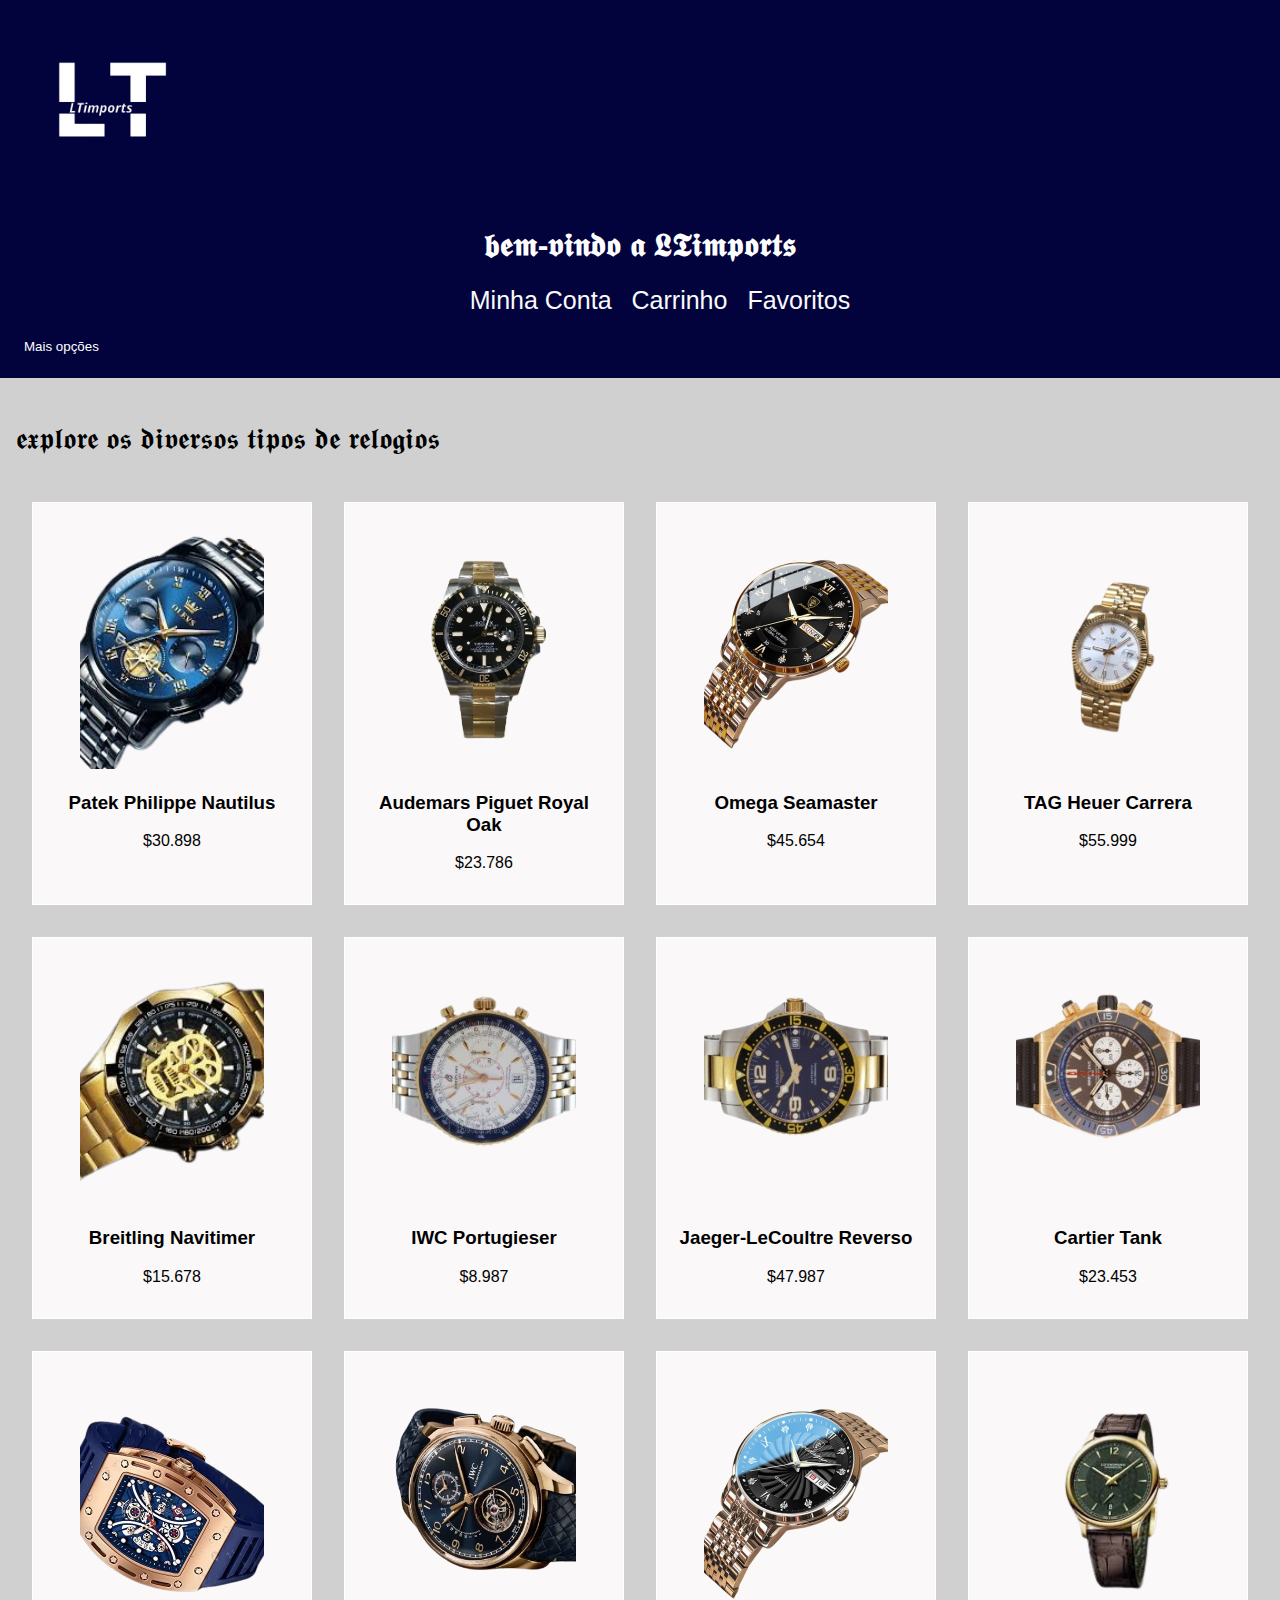
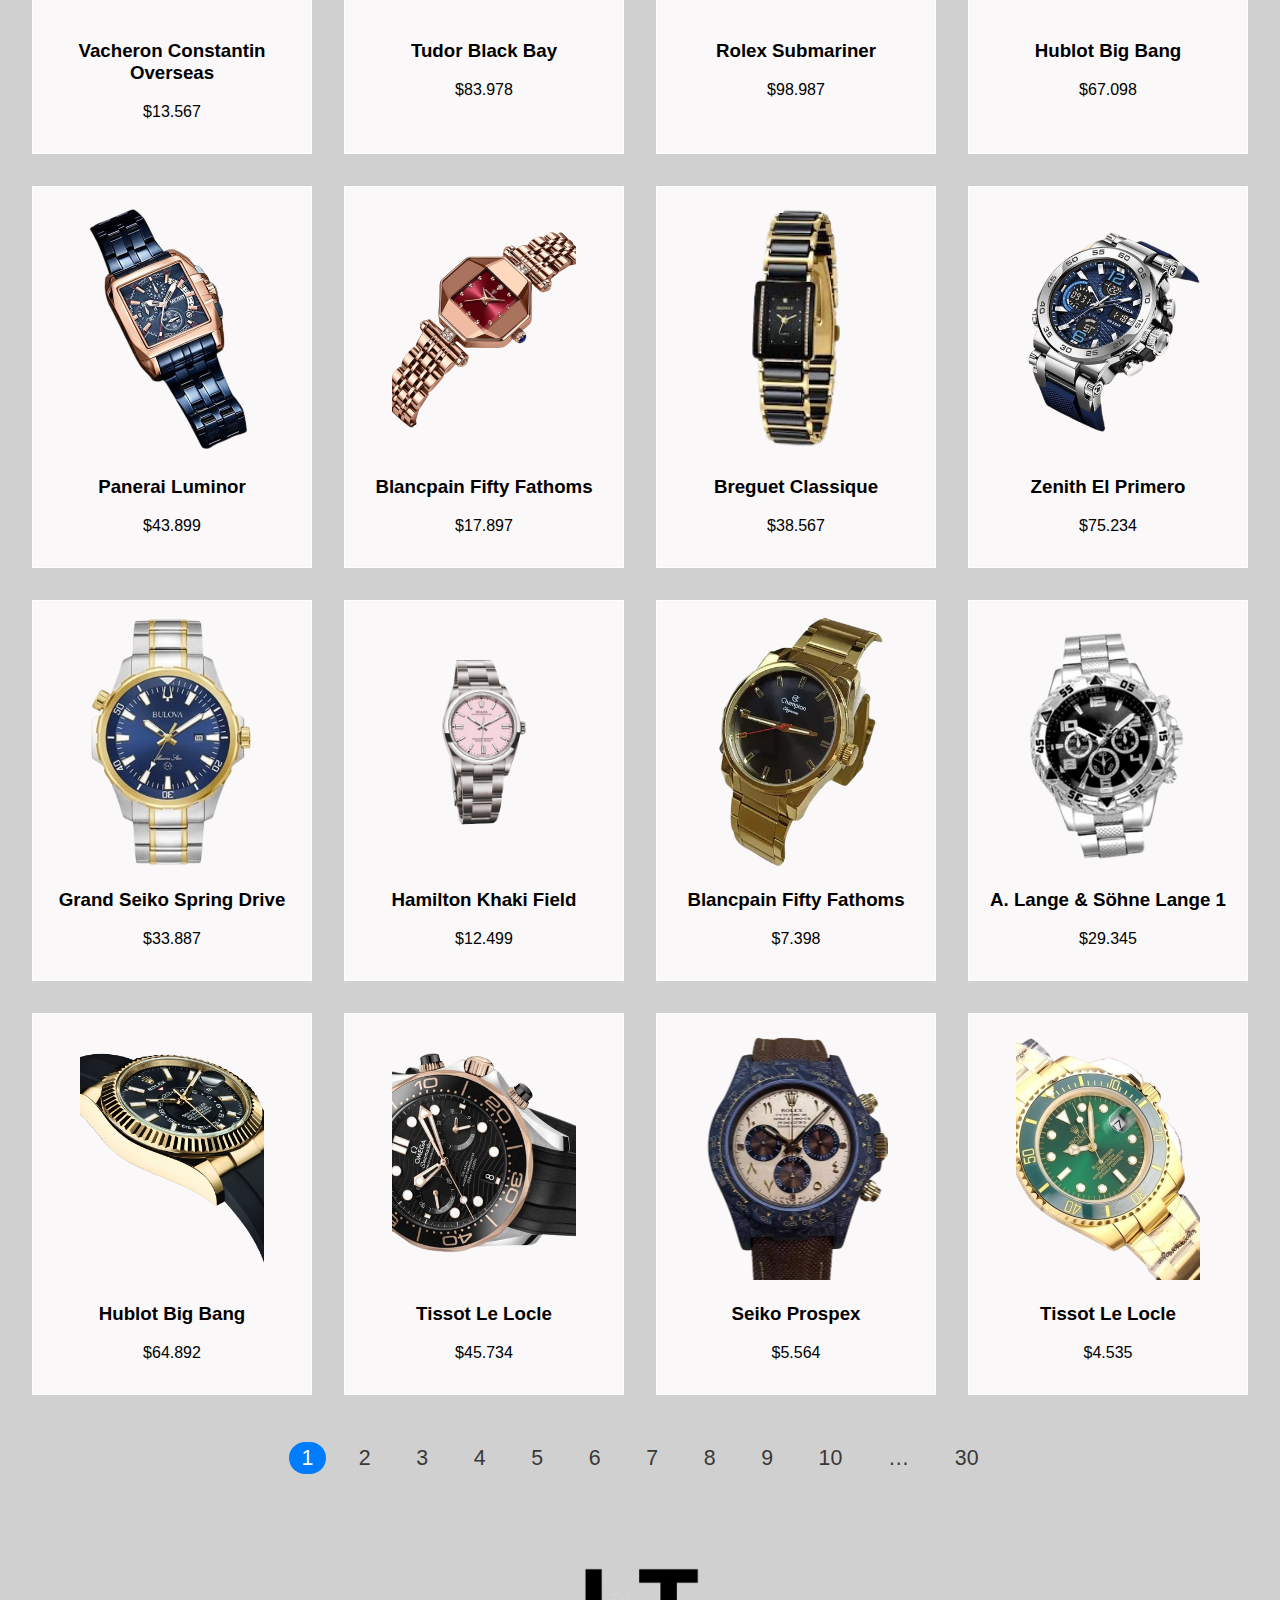
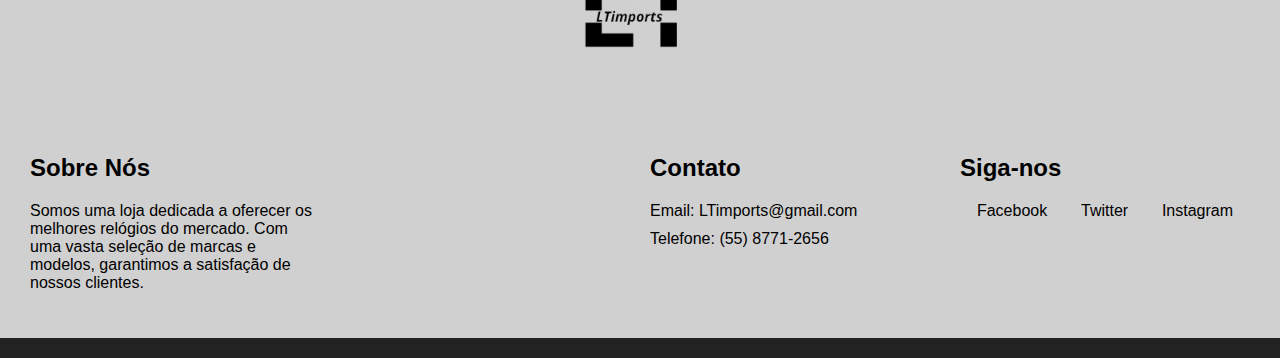
<file: index.html>
<!DOCTYPE html>
<html lang="pt-BR">
<head>
    <meta charset="UTF-8">
    <meta name="viewport" content="width=device-width, initial-scale=1.0">
    <title>LTimports</title>
    <link rel="stylesheet" href="styles.css">
</head>


<body>
    
    <header>
        <img src="imagens/LTinports__1_-removebg-preview.png" alt="" height="190
        " width="190" id="foto" class="foto">
        <h1>𝖇𝖊𝖒-𝖛𝖎𝖓𝖉𝖔 𝖆 𝕷𝕿𝖎𝖒𝖕𝖔𝖗𝖙𝖘</h1>
        
        <nav>
            <ul>
                <li><a href="index.html"></a></li>
                <li><a href="login.html"></a></li>
                <li><a href="registro.html"> Minha Conta</a></li>
                <li><a href="cart.html">Carrinho</a></li>
                <li><a href="favoritos.html">Favoritos</a></li>
            </ul>
        </nav>
        <button id="toggleButton">Mais opções</button>
    <div id="optionsMenu" class="hidden">
        <ul>
           <a href="relogiom.html"> <li>Relógios Unissex</li></a>
            <li>Relógios Femininos</li>
            <li>Relógios Masculinos</li>
        </ul>
    </div>
    

    </header>
    
    
    <main>
        <p id="texto">𝖊𝖝𝖕𝖑𝖔𝖗𝖊 𝖔𝖘 𝖉𝖎𝖛𝖊𝖗𝖘𝖔𝖘 𝖙𝖎𝖕𝖔𝖘 𝖉𝖊 𝖗𝖊𝖑𝖔𝖌𝖎𝖔𝖘</p>
        <div id="product-list"></div>
    </main>
    <script src="app.js"></script>
    <footer>
        <nav data-pagination>
            <a href=# disabled><i class=ion-chevron-left></i></a>
            
            <ul>
            
              <li class=current><a href=#1>1</a>
              <li><a href=#2>2</a>
              <li><a href=#3>3</a>
              <li><a href=#4>4</a>
              <li><a href=#5>5</a>
              <li><a href=#6>6</a>
              <li><a href=#7>7</a>
              <li><a href=#8>8</a>
              <li><a href=#9>9</a>
              <li><a href=#10>10</a>
              <li><a href=#11>…</a>
              <li><a href=#30>30</a>
            
            </ul>
            
            <a href=#2><i class=ion-chevron-right></i></a>
          </nav>
        <div class="footer-container">
            <div class="footer-section logo-section">
                <img src="imagens/LTinports-removebg-preview.png" alt="Watch Store Logo">
            </div>
            <div class="footer-section about">
                <h2>Sobre Nós</h2>
                <p>Somos uma loja dedicada a oferecer os melhores relógios do mercado. Com uma vasta seleção de marcas e modelos, garantimos a satisfação de nossos clientes.</p>
            </div>
            <div class="footer-section links">
                
            </div>
            <div class="footer-section contact">
                <h2>Contato</h2>
                <ul>
                    <li>Email: LTimports@gmail.com</li>
                    <li>Telefone: (55) 8771-2656</li>
                </ul>
            </div>
            <div class="footer-section social">
                <h2>Siga-nos</h2>
                <ul class="social-links">
                    <li><a href="https://facebook.com" target="_blank">Facebook</a></li>
                    <li><a href="https://twitter.com" target="_blank">Twitter</a></li>
                    <li><a href="https://instagram.com" target="_blank">Instagram</a></li>
                </ul>
            </div>
        </div>
        <div class="footer-bottom">
            <p class="copi" id="copi>&copy; 2024 Watch Store. Todos os direitos reservados.</p>
        </div>
    </footer>
</body>
</html>
</file>
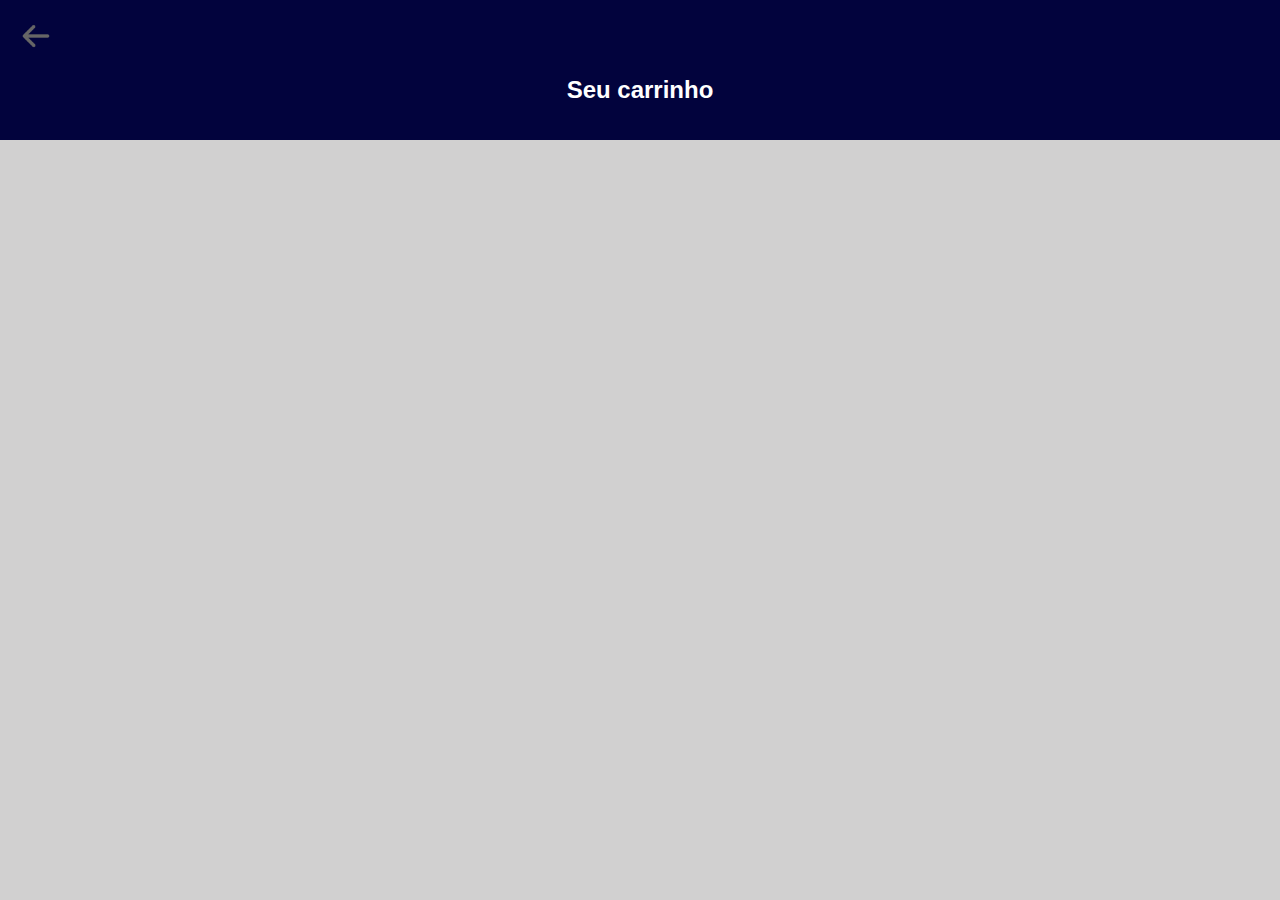
<file: cart.html>
<!DOCTYPE html>
<html lang="en">
<head>
    <meta charset="UTF-8">
    <meta name="viewport" content="width=device-width, initial-scale=1.0">
    <title>Carrinho</title>
    <link rel="stylesheet" href="styles.css">
</head>
<body>
    <header>
        <a href="index.html"> <img src="imagens/seta.png" alt="" width="40" height="40" class="foto"></a>
        <h2>Seu carrinho</h2>
    </header>
    <main>
        
        <div id="cart-items"></div>
    </main>
    <script src="app.js"></script>
</body>
</html>
</file>
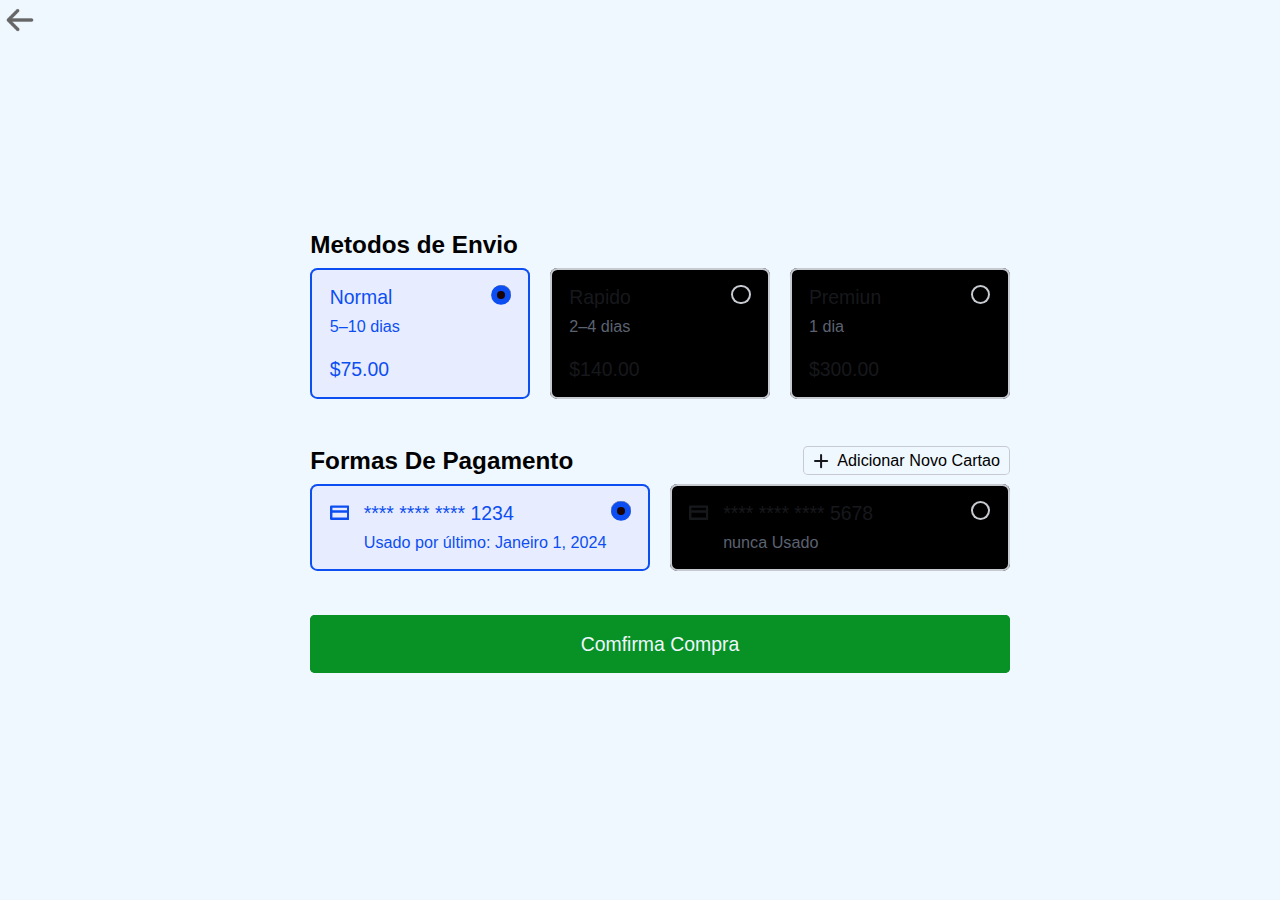
<file: compra.html>
<body>
	<a href="produto.html"> <img src="imagens/seta.png" alt="" width="40" height="40" class="foto"></a>
	

<link rel="stylesheet" href="prod.css">
<svg display="none">
	<symbol id="card" viewBox="0 0 16 16">
		<g fill="none" stroke="currentcolor" stroke-width="2" stroke-linejoin="round">
			<line x1="1" y1="7" x2="15" y2="7" />
			<polygon points="1 3,15 3,15 13,1 13" />
		</g>
	</symbol>
	<symbol id="plus" viewBox="0 0 16 16">
		<g stroke="currentcolor" stroke-width="2" stroke-linecap="round">
			<line x1="8" y1="2" x2="8" y2="14" />
			<line x1="2" y1="8" x2="14" y2="8" />
		</g>
	</symbol>
</svg>
<form onsubmit="return false">
	<div class="grid-header">
		<h3  class="color">Metodos de Envio</h3>
	</div>
	<div class="grid grid-3">
		<label class="item-label">
			<input class="item-input" type="radio" name="delivery" value="standard" aria-labelledby="delivery-0-name" aria-describedby="delivery-0-shipping delivery-0-price" checked>
			<span class="item-info">
				<span id="delivery-0-name" class="item-name">Normal</span>
				<br>
				<small id="delivery-0-shipping" class="item-shipping">5–10 dias</small>
			</span>
			<strong id="delivery-0-price" class="item-price">$75.00</strong>
		</label>
		<label class="item-label">
			<input class="item-input" type="radio" name="delivery" value="fast" aria-labelledby="delivery-1-name" aria-describedby="delivery-1-shipping delivery-1-price">
			<span class="item-info">
				<span id="delivery-1-name" class="item-name">Rapido</span>
				<br>
				<small id="delivery-1-shipping" class="item-shipping">2–4 dias</small>
			</span>
			<strong id="delivery-1-price" class="item-price">$140.00</strong>
		</label>
		<label class="item-label">
			<input class="item-input" type="radio" name="delivery" value="express" aria-labelledby="delivery-2-name" aria-describedby="delivery-2-shipping delivery-2-price">
			<span class="item-info">
				<span id="delivery-2-name" class="item-name">Premiun</span>
				<br>
				<small id="delivery-2-shipping" class="item-shipping">1 dia</small>
			</span>
			<strong id="delivery-2-price" class="item-price">$300.00</strong>
		</label>
	</div>
	<div class="grid-header">
		<h3 class="color">Formas De Pagamento</h3>
		<button class="btn" type="button">
			<svg class="icon" width="16px" height="16px" aria-hidden="true">
				<use href="#plus" />
			</svg>
			<div class="color">Adicionar Novo Cartao </div>
		</button>
	</div>
	<div class="grid grid-2">
		<label class="item-label">
			<input class="item-input" type="radio" name="payment" value="1234" aria-label="Card ending with 1234" aria-describedby="payment-0-desc" checked>
			<svg class="icon" width="16px" height="16px" aria-hidden="true">
				<use href="#card" />
			</svg>
			<span class="item-info">
				<span class="item-name">**** **** **** 1234</span>
				<br>
				<small id="payment-0-desc" class="item-shipping">Usado por último: <time datetime="2024-01-01">Janeiro 1, 2024</time></small>
			</span>
		</label>
		<label class="item-label">
			<input class="item-input" type="radio" name="payment" value="4567" aria-label="Card ending with 5678" aria-describedby="payment-1-desc">
			<svg class="icon" width="16px" height="16px" aria-hidden="true">
				<use href="#card" />
			</svg>
			<span class="item-info">
				<span class="item-name">**** **** **** 5678</span>
				<br>
				<small id="payment-1-desc" class="item-shipping">nunca Usado</small>
			</span>
		</label>
	</div>
	<button class="btn btn-lg btn-success" type="submit" id="cor">Comfirma Compra</button>
</form>
</body>
</file>
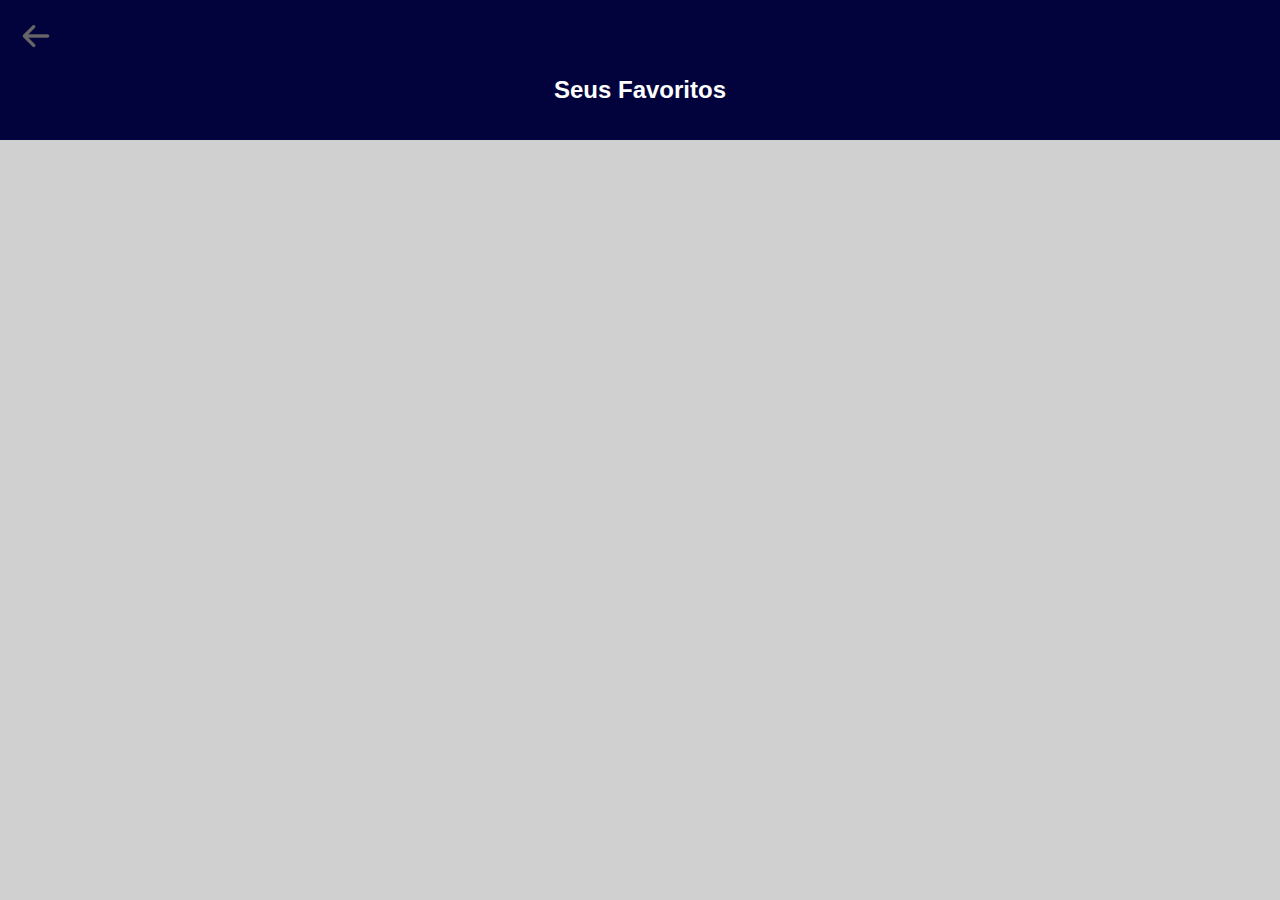
<file: favoritos.html>
<!DOCTYPE html>
<html lang="en">
<head>
    <meta charset="UTF-8">
    <meta name="viewport" content="width=device-width, initial-scale=1.0">
    <title>Favorites</title>
    <link rel="stylesheet" href="styles.css">
</head>
<body>
    <header>
        <a href="index.html"> <img src="imagens/seta.png" alt="" width="40" height="40" class="foto"></a>
        <h2>Seus Favoritos</h2>
    </header>
    <main>
        
        <div id="favorites-list"></div>
    </main>
    <script src="app.js"></script>
</body>
</html>
</file>
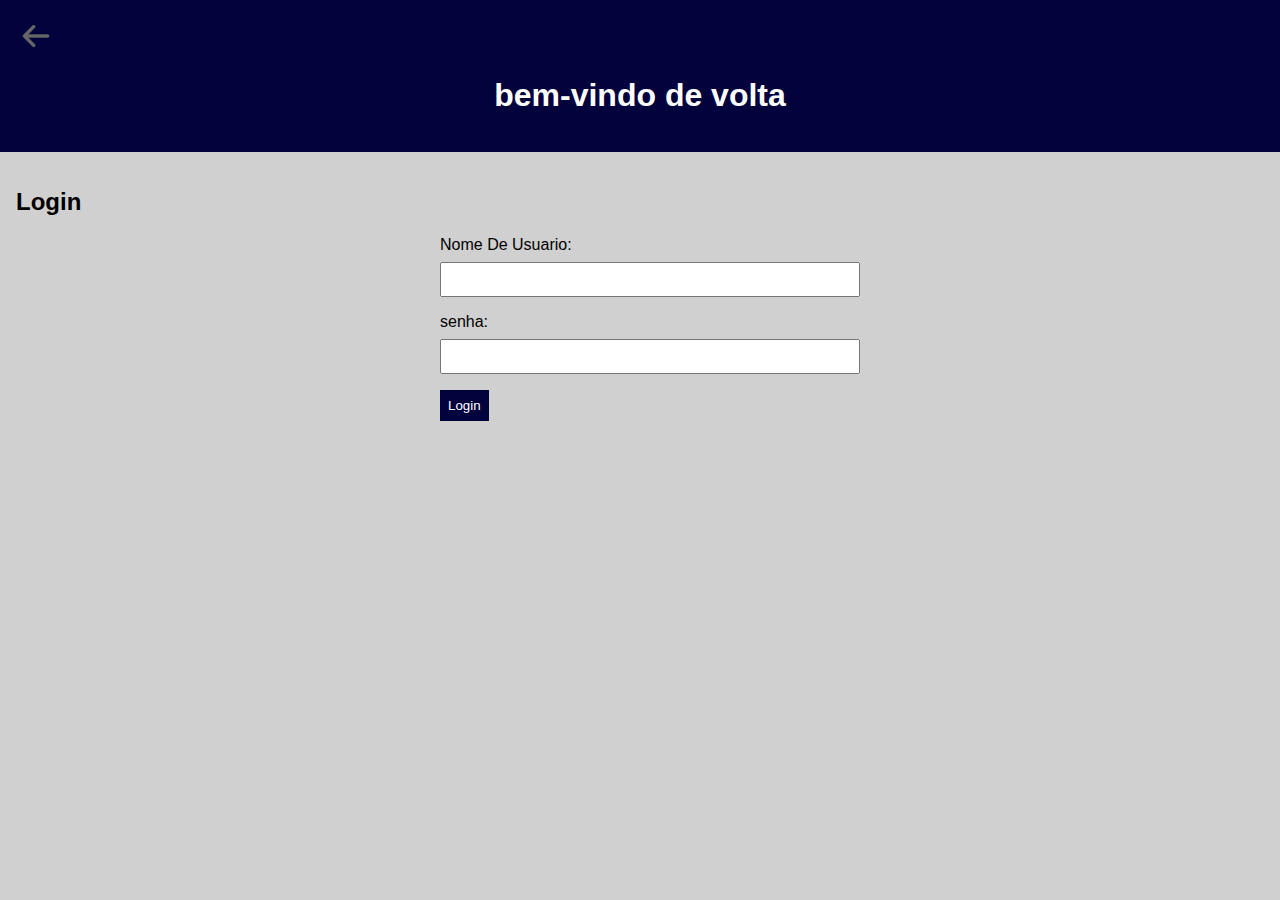
<file: login.html>
<!DOCTYPE html>
<html lang="en">
<head>
    <meta charset="UTF-8">
    <meta name="viewport" content="width=device-width, initial-scale=1.0">
    <title>Login</title>
    <link rel="stylesheet" href="styles.css">
</head>
<body>
    <header>
        <a href="index.html"> <img src="imagens/seta.png" alt="" width="40" height="40" class="foto"></a>
        <h1>bem-vindo de volta</h1>
       
        </nav>
    </header>
    <main>
        <h2>Login</h2>
        <form id="login-form">
            <label for="username">Nome De Usuario:</label>
            <input type="text" id="username" name="username" required>
            <label for="password">senha:</label>
            <input type="password" id="password" name="password" required>
            <button type="submit">Login</button>
        </form>
    </main>
    <script src="app.js"></script>
</body>
</html>
</file>
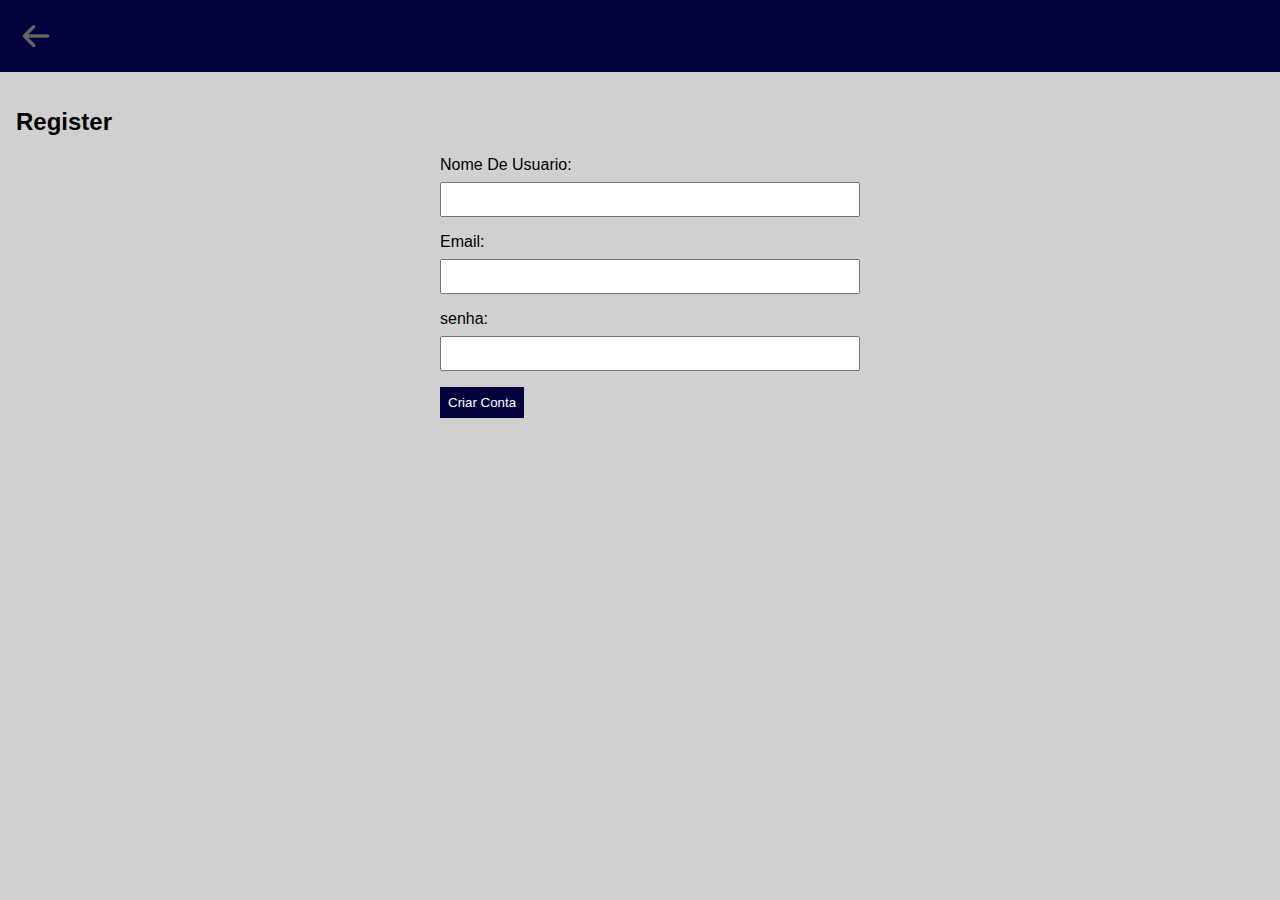
<file: registro.html>
<!DOCTYPE html>
<html lang="en">
<head>
    <meta charset="UTF-8">
    <meta name="viewport" content="width=device-width, initial-scale=1.0">
    <title>Register</title>
    <link rel="stylesheet" href="styles.css">
</head>
<body>
    <header>
        <a href="index.html"> <img src="imagens/seta.png" alt="" width="40" height="40" class="foto"></a>
      
    </header>
    <main>
        <h2>Register</h2>
        <form id="register-form">
            <label for="username">Nome De Usuario:</label>
            <input type="text" id="username" name="username" required>
            <label for="email">Email:</label>
            <input type="email" id="email" name="email" required>
            <label for="password">senha:</label>
            <input type="password" id="password" name="password" required>
            <button type="submit">Criar Conta</button>
        </form>
    </main>
    <script src="app.js"></script>
</body>
</html>
</file>
<file: styles.css>
body {
    font-family: Arial, sans-serif;
    margin: 0;
    padding: 0;
    background-color: #c9c8c8da;
}

header {
    background-color: #02033d;
    color: rgb(255, 255, 255);
    padding: 1rem;
    text-align: center;
}

nav ul {
    list-style: none;
    padding: 0;
    display: flex;
    justify-content: center;
}

nav ul li {
    margin: 0 10px;
}

nav ul li a {
    color: rgb(250, 250, 250);
    text-decoration: none;
    font-family: 'Lucida Sans', 'Lucida Sans Regular', 'Lucida Grande', 'Lucida Sans Unicode', Geneva, Verdana, sans-serif;
    font-size: 25px;
}

main {
    padding: 1rem;
}

#product-list {
    display: flex;
    flex-wrap: wrap;
    justify-content: space-between;
}

.product {
    border: 1px solid #ffffff;
    background-color: #fffdfde0;
    padding: 1rem;
    margin: 1rem;
    width: calc(25% - 2rem); /* 25% width minus margins */
    box-sizing: border-box;
    text-align: center;
}

.product img {
    width: 75%; /* Width 100% to fill the container */
    height: 250px; /* Fixed height */
    object-fit: cover; /* Crop the image to fit the container */
}

.cart-item, .favorite-item {
    border: 1px solid #ccc;
    padding: 1rem;
    margin: 1rem;
    text-align: center;
}

.cart-item img, .favorite-item img {
    width: 120px; /* Fixed width */
    height: 120px; /* Fixed height */
    object-fit: cover; /* Crop the image to fit the container */
}

form {
    max-width: 400px;
    margin: auto;
}

form label {
    display: block;
    margin-top: 1rem;
}

form input {
    width: 100%;
    padding: 0.5rem;
    margin-top: 0.5rem;
}

button {
    display: block;
    padding: 0.5rem;
    margin-top: 1rem;
    background-color: #02033d;
    color: white;
    border: none;
    cursor: pointer;
}

button:hover {
    background-color: #a5a5a5;
}
.foto{
    display: block;   
}
#texto{
    font-size: 29px;
}
@media (max-width: 768px) {
    nav ul li {
        display: block;
        margin: 0;
    }

    nav ul li a {
        display: block;
        text-align: left;
    }
}
#optionsMenu {
    background-color: rgb(0, 0, 0);
    border: 1px solid #ff0000;
    box-shadow: 0 2px 5px rgba(0, 0, 0, 0.15);
    padding: 10px;
    position: absolute;
    top: 237px;
    left: 110px;
    width: 200px;
    border-radius: 5px;
}

.hidden {
    display: none;
}

#optionsMenu ul {
    list-style-type: none;
    padding: 0;
    margin: 0;
}

#optionsMenu li {
    padding: 10px;
    cursor: pointer;
    border-radius: 3px;
    transition: background-color 0.3s ease;
}

#optionsMenu li:hover {
    background-color: #000000;
}
.footer-container {
    display: flex;
    flex-wrap: wrap;
    justify-content: space-around;
    padding: 20px;
}

.footer-section {
    flex: 1;
    margin: 10px;
    min-width: 200px;
}

.footer-section h2 {
    margin-top: 0;
}

.footer-section ul {
    list-style: none;
    padding: 0;
}

.footer-section ul li {
    margin-bottom: 10px;
}

.footer-section ul li a {
    color: rgb(0, 0, 0);
    text-decoration: none;
}

.footer-section ul li a:hover {
    text-decoration: underline;
}

.logo-section {
    flex: 1 100%;
    text-align: center;
    margin-bottom: 20px;
}

.logo-section img {
    max-width: 200px;
}

.social-links {
    display: flex;
    justify-content: space-around;
    padding: 0;
}

.social-links li {
    list-style: none;
}

.footer-bottom {
    text-align: center;
    padding: 10px;
    background-color: #222;
}
[data-pagination],
[data-pagination] *,
[data-pagination] *:before,
[data-pagination] *:after {
  -webkit-box-sizing: border-box;
  -moz-box-sizing: border-box;
  box-sizing: border-box;
  text-rendering: optimizeLegibility;
  -webkit-font-smoothing: antialiased;
  -moz-osx-font-smoothing: grayscale;
  font-kerning: auto;
}
[data-pagination] {
  font-size: 8pt;
  line-height: 1;
  font-weight: 400;
  font-family: 'Open Sans', 'Source Sans Pro', Roboto, 'HelveticaNeue-Light', 'Helvetica Neue Light', 'Helvetica Neue', 'Myriad Pro', 'Segoe UI', Myriad, Helvetica, 'Lucida Grande', 'DejaVu Sans Condensed', 'Liberation Sans', 'Nimbus Sans L', Tahoma, Geneva, Arial, sans-serif;
  -webkit-text-size-adjust: 100%;
  margin: 1em auto;
  text-align: center;
  transition: font-size .2s ease-in-out;
}
[data-pagination] ul {
  list-style-type: none;
  display: inline;
  font-size: 100%;
  margin: 0;
  padding: .5em;
}
[data-pagination] ul li {
  display: inline-block;
  font-size: 100%;
  width: auto;
  border-radius: 3px;
}
[data-pagination] > a {
  font-size: 140%;
}
[data-pagination] a {

  color: #383838;
  font-size: 100%;
  padding: 0.2em 0.6em;
  text-decoration: none;
  border-radius: 50px;

}

[data-pagination] a:focus,
[data-pagination] a:hover {
  color: #f60;
}

[data-pagination] li.current a{
  
  background: rgb(0, 124, 255);
  color: #fff;

}
/* Disabled & Hidden Styles */
[data-pagination] .disabled,
[data-pagination] [hidden],
[data-pagination] [disabled] {
  opacity: .5;
  pointer-events: none;
}
@media (min-width: 350px) {
  [data-pagination] {
    font-size: 10pt;
  }
}
@media (min-width: 500px) {
  [data-pagination] {
    font-size: 12pt;
  }
}
@media (min-width: 700px) {
  [data-pagination] {
    font-size: 14pt;
  }
}
@media (min-width: 900px) {
  [data-pagination] {
    font-size: 16pt;
  }
}
@media (max-width: 600px) {
        nav ul li {
                display: block;
                        text-align: center;
                            }

                                nav ul li a {
                                        display: block;
                                                padding: 10px;
                                                    }
                                                    }
</file>
<file: prod.css>
* {
	border: 0;
	box-sizing: border-box;
	margin: 0;
	padding: 0;
}
:root {
	--hue: 223;
	--bg: hsl(0, 0%, 0%);
	--fg: hsl(var(--hue),10%,10%);
	--trans-dur: 0.3s;
	--trans-timing1: cubic-bezier(0.37,0,0.63,1);
	--trans-timing2: cubic-bezier(0.34,1.56,0.64,1);
	font-size: calc(16px + (24 - 16) * (100vw - 320px) / (2560 - 320));
}
body,
button,
input {
	color: var(--fg);
	font: 1em/1.5 Nunito, sans-serif;
	transition:
		background-color var(--trans-dur) var(--trans-timing1),
		box-shadow var(--trans-dur) var(--trans-timing1),
		color var(--trans-dur) var(--trans-timing1);
}
body {
	background-color: var(--bg);
	display: flex;
	height: 100vh;
}
h3 {
	font-size: 1.25em;
	font-weight: 600;
}
form {
	margin: auto;
	padding: 1.5em 0;
	width: calc(100% - 3em);
	max-width: 36em;
}
.btn {
	background-color: transparent;
	border-radius: 0.25rem;
	box-shadow: 0 0 0 1px hsl(var(--hue),10%,80%) inset;
	cursor: pointer;
	display: flex;
	justify-content: center;
	align-items: center;
	font-size: 0.833em;
	line-height: 1.8;
	margin-inline-start: auto;
	padding: 0 0.5rem;
}
.btn:hover {
	background-color: hsl(var(--hue),10%,95%);
}
.btn-success {
	background-color: hsl(133,90%,30%);
	box-shadow: 0 0 0 1px hsl(133,90%,30%) inset;
	color: var(--bg);
}
.btn-success:hover {
	background-color: hsl(133,90%,20%);
	box-shadow: 0 0 0 1px hsl(133,90%,20%) inset;
}
.btn-lg {
	font-size: 1em;
	line-height: 1.5;
	padding: 0.75em 1.5em;
	width: 100%;
}
.grid {
	display: grid;
	grid-gap: 1em;
	margin-bottom: 2.25em;
}
.grid-header {
	display: flex;
	justify-content: space-between;
	align-items: center;
	flex-wrap: wrap;
	margin-bottom: 0.25em;
}
.icon {
	flex-shrink: 0;
	width: 1em;
	height: 1em;
}
.btn .icon {
	margin-inline-end: 0.5em;
}
.item-input,
.item-label {
	box-shadow: 0 0 0 2px hsl(var(--hue),10%,80%) inset;
	cursor: pointer;
	-webkit-tap-highlight-color: transparent;
    background-color: black;
}
.item-input {
	border-radius: 50%;
	position: absolute;
	top: 0.875em;
	right: 1em;
	width: 1em;
	height: 1em;
	-webkit-appearance: none;
	appearance: none;
}
[dir="rtl"] .item-input {
	left: 1em;
}
.item-input:before {
	background-color: hsl(0, 74%, 6%);
	border-radius: inherit;
	box-shadow: 0 0 0 0.3em hsl(var(--hue),90%,50%);
	content: "";
	display: block;
	position: absolute;
	top: 0.3em;
	left: 0.3em;
	width: 0.4em;
	height: 0.4em;
	transition: transform var(--trans-dur) var(--trans-timing1);
	transform: scale(0);
}
.item-label {
	border-radius: 0.375em;
	display: flex;
	flex-direction: column;
	justify-content: space-between;
	padding: 0.75em 1em;
	padding-inline-end: 2em;
	position: relative;
	transition:
		background-color var(--trans-dur) var(--trans-timing1),
		box-shadow var(--trans-dur) var(--trans-timing1);
}
.item-label:hover {
	background-color: hsl(var(--hue),10%,95%);
}
.item-label .icon {
	color: var(--fg);
	position: absolute;
	top: 0.75em;
	left: 1em;
	margin: 0.25em 0;
}
.item-label:has(.icon) {
	padding-inline-start: 2.75em;
}
[dir="rtl"] .item-label .icon {
	right: 1em;
	left: auto;
}
.item-name,
.item-price,
.item-shipping,
.item-label .icon {
	transition: color var(--trans-dur) var(--trans-timing1);
}
.item-name,
.item-price {
	color: var(--fg);
}
.item-name {
	margin-inline-end: 0.5em;
}
.item-price {
	display: inline-block;
	font-weight: 500;
	margin-top: 0.75em;
}
.item-shipping {
	color: hsl(var(--hue),10%,40%);
	font-size: 0.833em;
	line-height: 1.8;
}
/* `:checked` state */
.item-input:checked:before {
	transform: scale(1);
	transition-timing-function: var(--trans-timing2);
}
.item-input:checked ~ .icon,
.item-input:checked ~ .item-info .item-name,
.item-input:checked ~ .item-info .item-shipping,
.item-input:checked ~ .item-price {
	color: hsl(var(--hue),90%,50%);
}
.item-label:has(.item-input:checked) {
	background-color: hsl(var(--hue),90%,95%);
	box-shadow: 0 0 0 2px hsl(var(--hue),90%,50%) inset;
}

/* Dark theme */
@media (prefers-color-scheme: dark) {
	:root {
		--bg: hsl(var(--hue),10%,10%);
		--fg: hsl(var(--hue),10%,90%);
	}
	.btn {
		box-shadow: 0 0 0 1px hsl(var(--hue),10%,30%) inset;
	}
	.btn:hover {
		background-color: hsl(var(--hue),10%,20%);
		box-shadow: 0 0 0 1px hsl(var(--hue),10%,40%) inset;
	}
	.btn-success {
		background-color: hsl(248, 96%, 10%);
		box-shadow: 0 0 0 1px hsl(231, 100%, 8%) inset;
		color: var(--bg);
	}
	.btn-success:hover {
		background-color: hsl(251, 88%, 20%);
		box-shadow: 0 0 0 1px hsl(244, 91%, 13%) inset;
	}
	.item-input,
	.item-label {
		box-shadow: 0 0 0 2px hsl(var(--hue),10%,30%) inset;
	}
	.item-label:hover {
		background-color: hsl(var(--hue),10%,20%);
		box-shadow: 0 0 0 2px hsl(var(--hue),10%,40%) inset;
	}
	.item-shipping {
		color: hsl(var(--hue),10%,60%);
	}
	/* `:checked` state */
	.item-input:checked ~ .icon,
	.item-input:checked ~ .item-info .item-name,
	.item-input:checked ~ .item-info .item-shipping,
	.item-input:checked ~ .item-price {
		color: hsl(var(--hue),90%,70%);
	}
	.item-label:has(.item-input:checked) {
		background-color: hsl(var(--hue),90%,15%);
	}
}

/* Tablet, Desktop */
@media (min-width: 768px) {
	.grid-2 {
		grid-template-columns: repeat(2,1fr);
	}
	.grid-3 {
		grid-template-columns: repeat(3,1fr);
	}
}
body{
    background-color: aliceblue;
}
#cor{
	color: aliceblue;
}
.color{color: rgb(0, 0, 0);}
</file>
